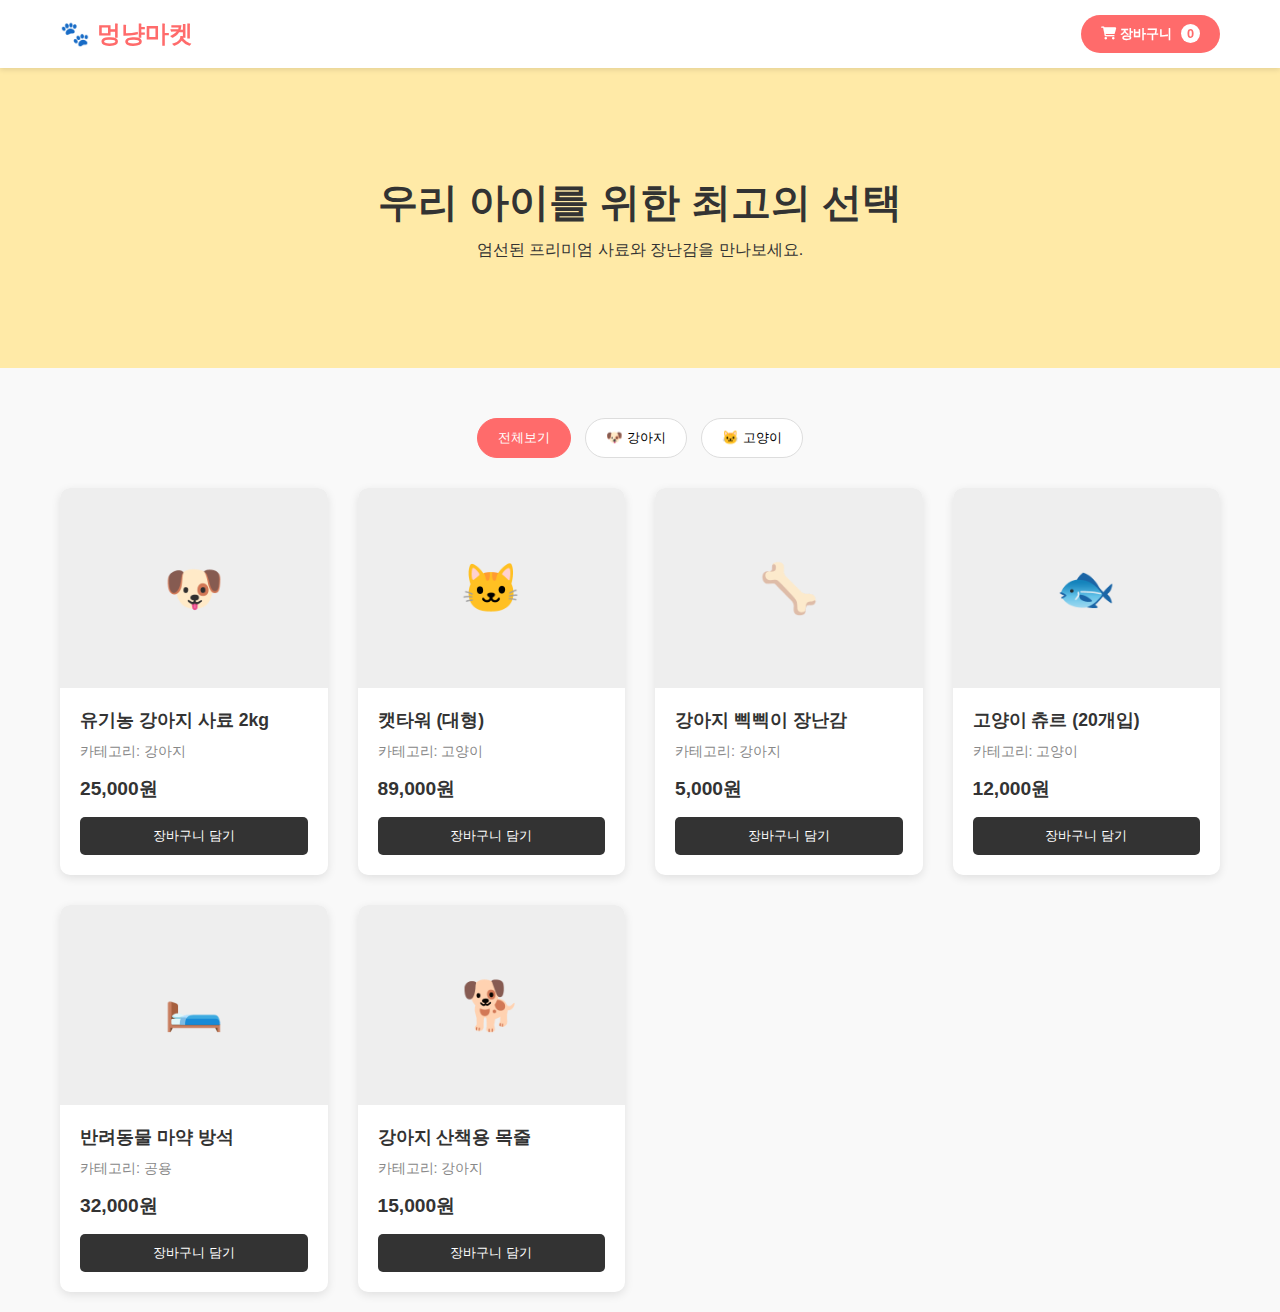
<file: index.html>
<!DOCTYPE html>
<html lang="ko">
<head>
    <meta charset="UTF-8">
    <meta name="viewport" content="width=device-width, initial-scale=1.0">
    <title>멍냥마켓 - 반려동물 쇼핑몰</title>
    <link rel="stylesheet" href="style.css">
    <link rel="stylesheet" href="https://cdnjs.cloudflare.com/ajax/libs/font-awesome/6.0.0/css/all.min.css">
</head>
<body>

    <header>
        <div class="container header-content">
            <h1 class="logo">🐾 멍냥마켓</h1>
            <nav>
                <button id="cart-btn">
                    <i class="fas fa-shopping-cart"></i> 장바구니
                    <span id="cart-count">0</span>
                </button>
            </nav>
        </div>
    </header>

    <section class="hero">
        <div class="hero-text">
            <h2>우리 아이를 위한 최고의 선택</h2>
            <p>엄선된 프리미엄 사료와 장난감을 만나보세요.</p>
        </div>
    </section>

    <main class="container">
        <div class="filters">
            <button class="filter-btn active" data-filter="all">전체보기</button>
            <button class="filter-btn" data-filter="dog">🐶 강아지</button>
            <button class="filter-btn" data-filter="cat">🐱 고양이</button>
        </div>

        <div id="product-list" class="product-grid">
            </div>
    </main>

    <div id="cart-modal" class="modal">
        <div class="modal-content">
            <span class="close-btn">&times;</span>
            <h2>장바구니</h2>
            <ul id="cart-items">
                <p class="empty-msg">장바구니가 비어있습니다.</p>
            </ul>
            <div class="cart-total">
                <span>총 결제금액:</span>
                <span id="total-price">0원</span>
            </div>
            <button id="checkout-btn">주문하기</button>
        </div>
    </div>

    <script src="script.js"></script>
</body>
</html>
</file>
<file: style.css>
/* 기본 설정 */
* {
    margin: 0;
    padding: 0;
    box-sizing: border-box;
    font-family: 'Noto Sans KR', sans-serif;
}

body {
    background-color: #f9f9f9;
    color: #333;
}

.container {
    max-width: 1200px;
    margin: 0 auto;
    padding: 20px;
}

/* 헤더 */
header {
    background-color: #fff;
    box-shadow: 0 2px 5px rgba(0,0,0,0.1);
    position: sticky;
    top: 0;
    z-index: 100;
}

.header-content {
    display: flex;
    justify-content: space-between;
    align-items: center;
    padding: 15px 20px;
}

.logo {
    color: #ff6b6b;
    font-size: 1.5rem;
}

#cart-btn {
    background-color: #ff6b6b;
    color: white;
    border: none;
    padding: 10px 20px;
    border-radius: 20px;
    cursor: pointer;
    font-weight: bold;
    transition: 0.3s;
}

#cart-btn:hover {
    background-color: #ff4757;
}

#cart-count {
    background-color: white;
    color: #ff6b6b;
    padding: 2px 6px;
    border-radius: 50%;
    margin-left: 5px;
    font-size: 0.8rem;
}

/* 히어로 배너 */
.hero {
    background-color: #ffeaa7;
    height: 300px;
    display: flex;
    align-items: center;
    justify-content: center;
    text-align: center;
    margin-bottom: 30px;
}

.hero h2 { font-size: 2.5rem; margin-bottom: 10px; }

/* 필터 버튼 */
.filters {
    text-align: center;
    margin-bottom: 30px;
}

.filter-btn {
    border: 1px solid #ddd;
    background: white;
    padding: 10px 20px;
    margin: 0 5px;
    border-radius: 20px;
    cursor: pointer;
    transition: 0.2s;
}

.filter-btn.active, .filter-btn:hover {
    background-color: #ff6b6b;
    color: white;
    border-color: #ff6b6b;
}

/* 상품 그리드 */
.product-grid {
    display: grid;
    grid-template-columns: repeat(auto-fill, minmax(250px, 1fr));
    gap: 30px;
}

.product-card {
    background: white;
    border-radius: 10px;
    overflow: hidden;
    box-shadow: 0 3px 10px rgba(0,0,0,0.1);
    transition: transform 0.2s;
    display: flex;
    flex-direction: column;
}

.product-card:hover {
    transform: translateY(-5px);
}

.product-img {
    width: 100%;
    height: 200px;
    background-color: #eee;
    display: flex;
    align-items: center;
    justify-content: center;
    font-size: 3rem;
    color: #ccc;
}

.product-info {
    padding: 20px;
    flex-grow: 1;
    display: flex;
    flex-direction: column;
}

.product-info h3 { margin-bottom: 10px; font-size: 1.1rem; }
.product-info p { color: #888; font-size: 0.9rem; margin-bottom: 15px; }
.price { font-weight: bold; font-size: 1.2rem; color: #333; margin-top: auto;}

.add-to-cart-btn {
    width: 100%;
    padding: 10px;
    background-color: #333;
    color: white;
    border: none;
    margin-top: 15px;
    border-radius: 5px;
    cursor: pointer;
}

.add-to-cart-btn:hover {
    background-color: #555;
}

/* 장바구니 모달 */
.modal {
    display: none;
    position: fixed;
    z-index: 200;
    left: 0;
    top: 0;
    width: 100%;
    height: 100%;
    background-color: rgba(0,0,0,0.5);
}

.modal-content {
    background-color: white;
    margin: 10% auto;
    padding: 20px;
    border-radius: 10px;
    width: 90%;
    max-width: 500px;
    position: relative;
    max-height: 80vh;
    overflow-y: auto;
}

.close-btn {
    position: absolute;
    right: 20px;
    top: 15px;
    font-size: 28px;
    cursor: pointer;
}

#cart-items {
    list-style: none;
    margin: 20px 0;
    border-top: 1px solid #eee;
}

.cart-item {
    display: flex;
    justify-content: space-between;
    align-items: center;
    padding: 10px 0;
    border-bottom: 1px solid #eee;
}

.remove-btn {
    background: #ff6b6b;
    color: white;
    border: none;
    padding: 5px 10px;
    border-radius: 4px;
    cursor: pointer;
    font-size: 0.8rem;
}

.cart-total {
    text-align: right;
    font-size: 1.2rem;
    font-weight: bold;
    margin-top: 20px;
    padding-top: 20px;
    border-top: 2px solid #333;
}

#checkout-btn {
    width: 100%;
    padding: 15px;
    background-color: #ff6b6b;
    color: white;
    border: none;
    border-radius: 5px;
    font-size: 1rem;
    margin-top: 20px;
    cursor: pointer;
}
</file>
